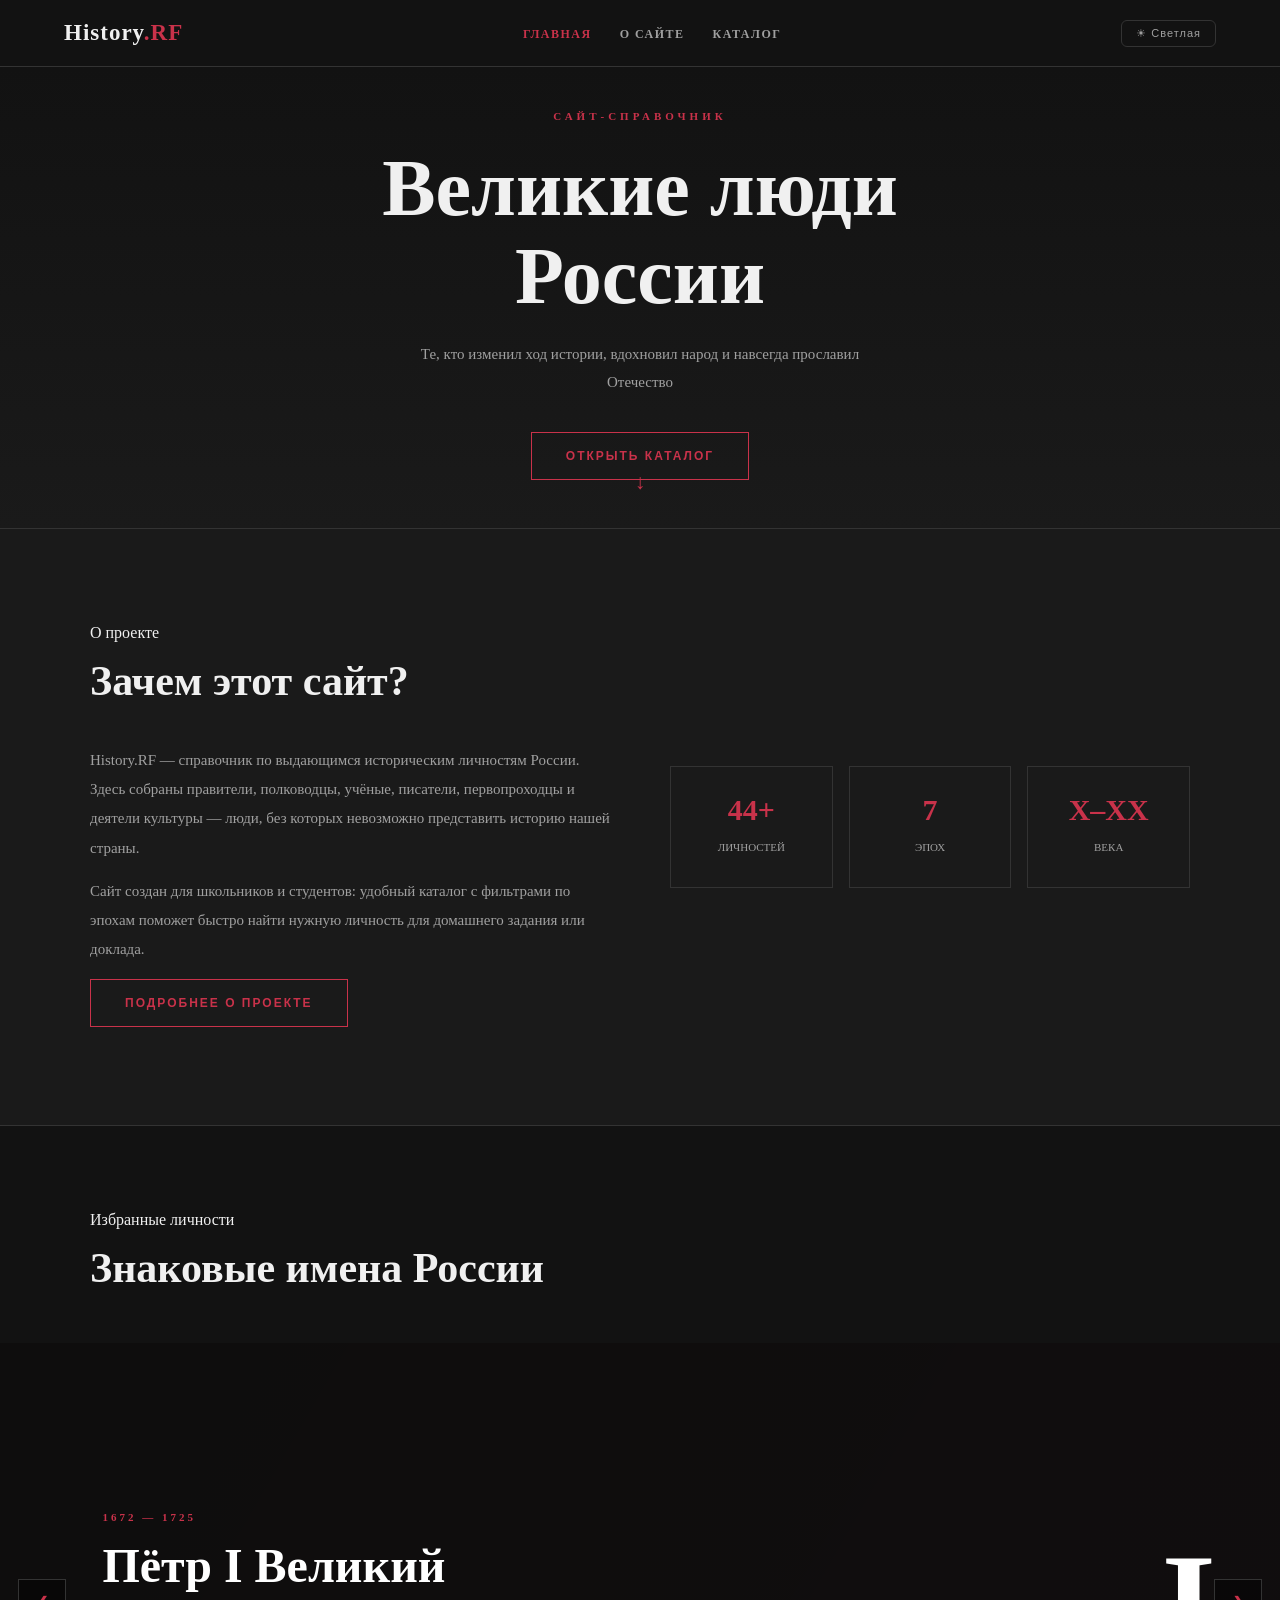
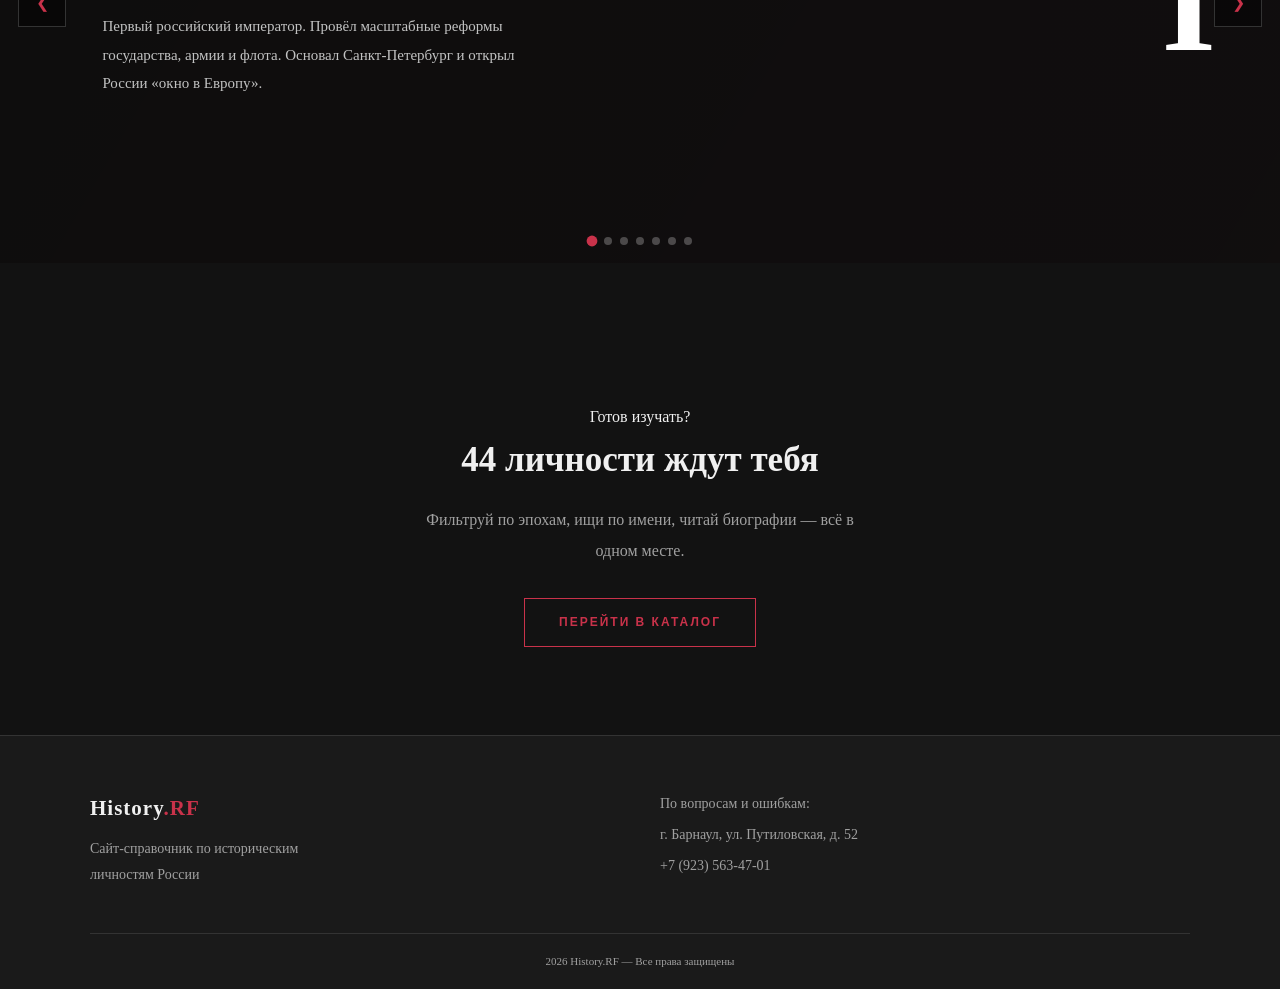
<file: index.html>
<!DOCTYPE html>
<html lang="ru" data-theme="dark">
<head>
    <script src="script.js"></script>
    <meta charset="UTF-8">
    <meta name="viewport" content="width=device-width, initial-scale=1.0">
    <title>History.RF — Главная</title>
    <link rel="stylesheet" href="prototype.css">
</head>
<body>

<!-- HEADER -->
<header>
    <div class="header-container">
        <div class="logo-area">
            <span class="company-name">History<span class="accent">.RF</span></span>
        </div>
        <nav>
            <ul>
                <li><a href="index.html" class="active-link">Главная</a></li>
                <li><a href="about.html">О сайте</a></li>
                <li><a href="catalog.html">Каталог</a></li>
            </ul>
        </nav>
        <button class="theme-btn" id="themeToggle" onclick="toggleTheme()">☀ Светлая</button>
        <button class="burger" onclick="toggleMenu()">&#9776;</button>
    </div>
    <nav class="mobile-nav" id="mobileNav">
        <ul>
            <li><a href="index.html" onclick="toggleMenu()">Главная</a></li>
            <li><a href="about.html" onclick="toggleMenu()">О сайте</a></li>
            <li><a href="catalog.html" onclick="toggleMenu()">Каталог</a></li>
        </ul>
    </nav>
</header>

<!-- HERO -->
<section class="hero">
    <div class="hero-bg"></div>
    <div class="hero-content">
        <p class="hero-sub">Сайт-справочник</p>
        <h1>Великие люди<br><span style="color:var(--primary-light)">России</span></h1>
        <p class="hero-desc">Те, кто изменил ход истории, вдохновил народ и навсегда прославил Отечество</p>
        <a href="catalog.html" class="btn-main">Открыть каталог</a>
    </div>
    <div class="hero-scroll">↓</div>
</section>

<!-- О САЙТЕ — краткая врезка -->
<section class="about fade-in" id="about">
    <div class="container">
        <div class="about-grid">
            <div class="about-text">
                <span>О проекте</span>
                <h2>Зачем этот сайт?</h2>
                <p>
                    History.RF — справочник по выдающимся историческим личностям России. 
                    Здесь собраны правители, полководцы, учёные, писатели, первопроходцы и деятели культуры — 
                    люди, без которых невозможно представить историю нашей страны.
                </p>
                <p>
                    Сайт создан для школьников и студентов: удобный каталог с фильтрами по эпохам 
                    поможет быстро найти нужную личность для домашнего задания или доклада.
                </p>
                <a href="about.html" class="btn-main" >Подробнее о проекте</a>
            </div>
            <div class="about-stats">
                <div class="stat"><span class="stat-num">44+</span><span class="stat-label">Личностей</span></div>
                <div class="stat"><span class="stat-num">7</span><span class="stat-label">Эпох</span></div>
                <div class="stat"><span class="stat-num">X–XX</span><span class="stat-label">Века</span></div>
            </div>
        </div>
    </div>
</section>

<!-- СЛАЙДЕР — топ личностей -->
<section class="gallery-section fade-in" id="gallery">
    <div class="container">
        <span class="section-label">Избранные личности</span>
        <h2>Знаковые имена России</h2>
    </div>

    <div class="slider" id="slider">

        <div class="item">
            <div class="slide-bg" style="background-color:#1a0608;"></div>
            <div class="slide-decor">I</div>
            <div class="slide-content">
                <span class="slide-era">1672 — 1725</span>
                <h3>Пётр I Великий</h3>
                <p>Первый российский император. Провёл масштабные реформы государства, армии и флота. Основал Санкт-Петербург и открыл России «окно в Европу».</p>
            </div>
        </div>

        <div class="item">
            <div class="slide-bg" style="background-color:#0d1808;"></div>
            <div class="slide-decor">II</div>
            <div class="slide-content">
                <span class="slide-era">1896 — 1974</span>
                <h3>Георгий Жуков</h3>
                <p>Маршал Советского Союза, четырежды Герой СССР. Один из ключевых полководцев Великой Отечественной войны. Принял капитуляцию Германии в 1945 году.</p>
            </div>
        </div>

        <div class="item">
            <div class="slide-bg" style="background-color:#08101a;"></div>
            <div class="slide-decor">III</div>
            <div class="slide-content">
                <span class="slide-era">1834 — 1907</span>
                <h3>Дмитрий Менделеев</h3>
                <p>Создал периодическую таблицу химических элементов — одно из величайших открытий в истории науки, лежащее в основе всей современной химии.</p>
            </div>
        </div>

        <div class="item">
            <div class="slide-bg" style="background-image:'жуков.jpeg' ;"></div>
            <div class="slide-decor">IV</div>
            <div class="slide-content">
                <span class="slide-era">1799 — 1837</span>
                <h3>Александр Пушкин</h3>
                <p>Основоположник современного русского литературного языка. «Евгений Онегин», «Капитанская дочка» — вечная классика мировой литературы.</p>
            </div>
        </div>

        <div class="item">
            <div class="slide-bg" style="background-color:#08080f;"></div>
            <div class="slide-decor">V</div>
            <div class="slide-content">
                <span class="slide-era">1934 — 1968</span>
                <h3>Юрий Гагарин</h3>
                <p>Первый человек в космосе. 12 апреля 1961 года совершил орбитальный полёт вокруг Земли, открыв человечеству эпоху пилотируемой космонавтики.</p>
            </div>
        </div>

        <div class="item">
            <div class="slide-bg" style="background-color:#120808;"></div>
            <div class="slide-decor">VI</div>
            <div class="slide-content">
                <span class="slide-era">1711 — 1765</span>
                <h3>Михаил Ломоносов</h3>
                <p>Первый великий русский учёный. Открытия в физике, химии, астрономии. Основал Московский университет и заложил основы русского литературного языка.</p>
            </div>
        </div>

        <div class="item">
            <div class="slide-bg" style="background-color:#0a1208;"></div>
            <div class="slide-decor">VII</div>
            <div class="slide-content">
                <span class="slide-era">1828 — 1910</span>
                <h3>Лев Толстой</h3>
                <p>Автор «Войны и мира» и «Анны Карениной». Один из величайших писателей в истории человечества, чьи произведения переведены на сотни языков.</p>
            </div>
        </div>

        <a class="prev" onclick="changeSlide(-1)">&#10094;</a>
        <a class="next" onclick="changeSlide(1)">&#10095;</a>
        <div class="slider-dots" id="sliderDots"></div>
    </div>
</section>

<!-- ПРИЗЫВ К ДЕЙСТВИЮ -->
<section style="padding:80px 0; text-align:center;" class="fade-in">
    <div class="container">
        <span class="section-label">Готов изучать?</span>
        <h2 style="font-family:'Playfair Display',serif; font-size:clamp(20px,4vw,35px); margin-bottom:16px;">44 личности ждут тебя</h2>
        <p style="color:var(--text-muted); max-width:440px; margin:0 auto 32px; font: size 15px; line-height:1.9;">
            Фильтруй по эпохам, ищи по имени, читай биографии — всё в одном месте.
        </p>
        <a href="catalog.html" class="btn-main">Перейти в каталог</a>
    </div>
</section>

<!-- FOOTER -->
<footer>
    <div class="footer-container">
        <div class="footer-brand">
            <span class="company-name">History<span class="accent">.RF</span></span>
            <p>Сайт-справочник по историческим<br>личностям России</p>
        </div>
        <div class="footer-info">
            <p>По вопросам и ошибкам:</p>
            <p> г. Барнаул, ул. Путиловская, д. 52</p>
            <p> +7 (923) 563-47-01</p>
        </div>
    </div>
    <div class="footer-copy"><p> 2026 History.RF — Все права защищены</p></div>
</footer>
</body>
</html>
</file>
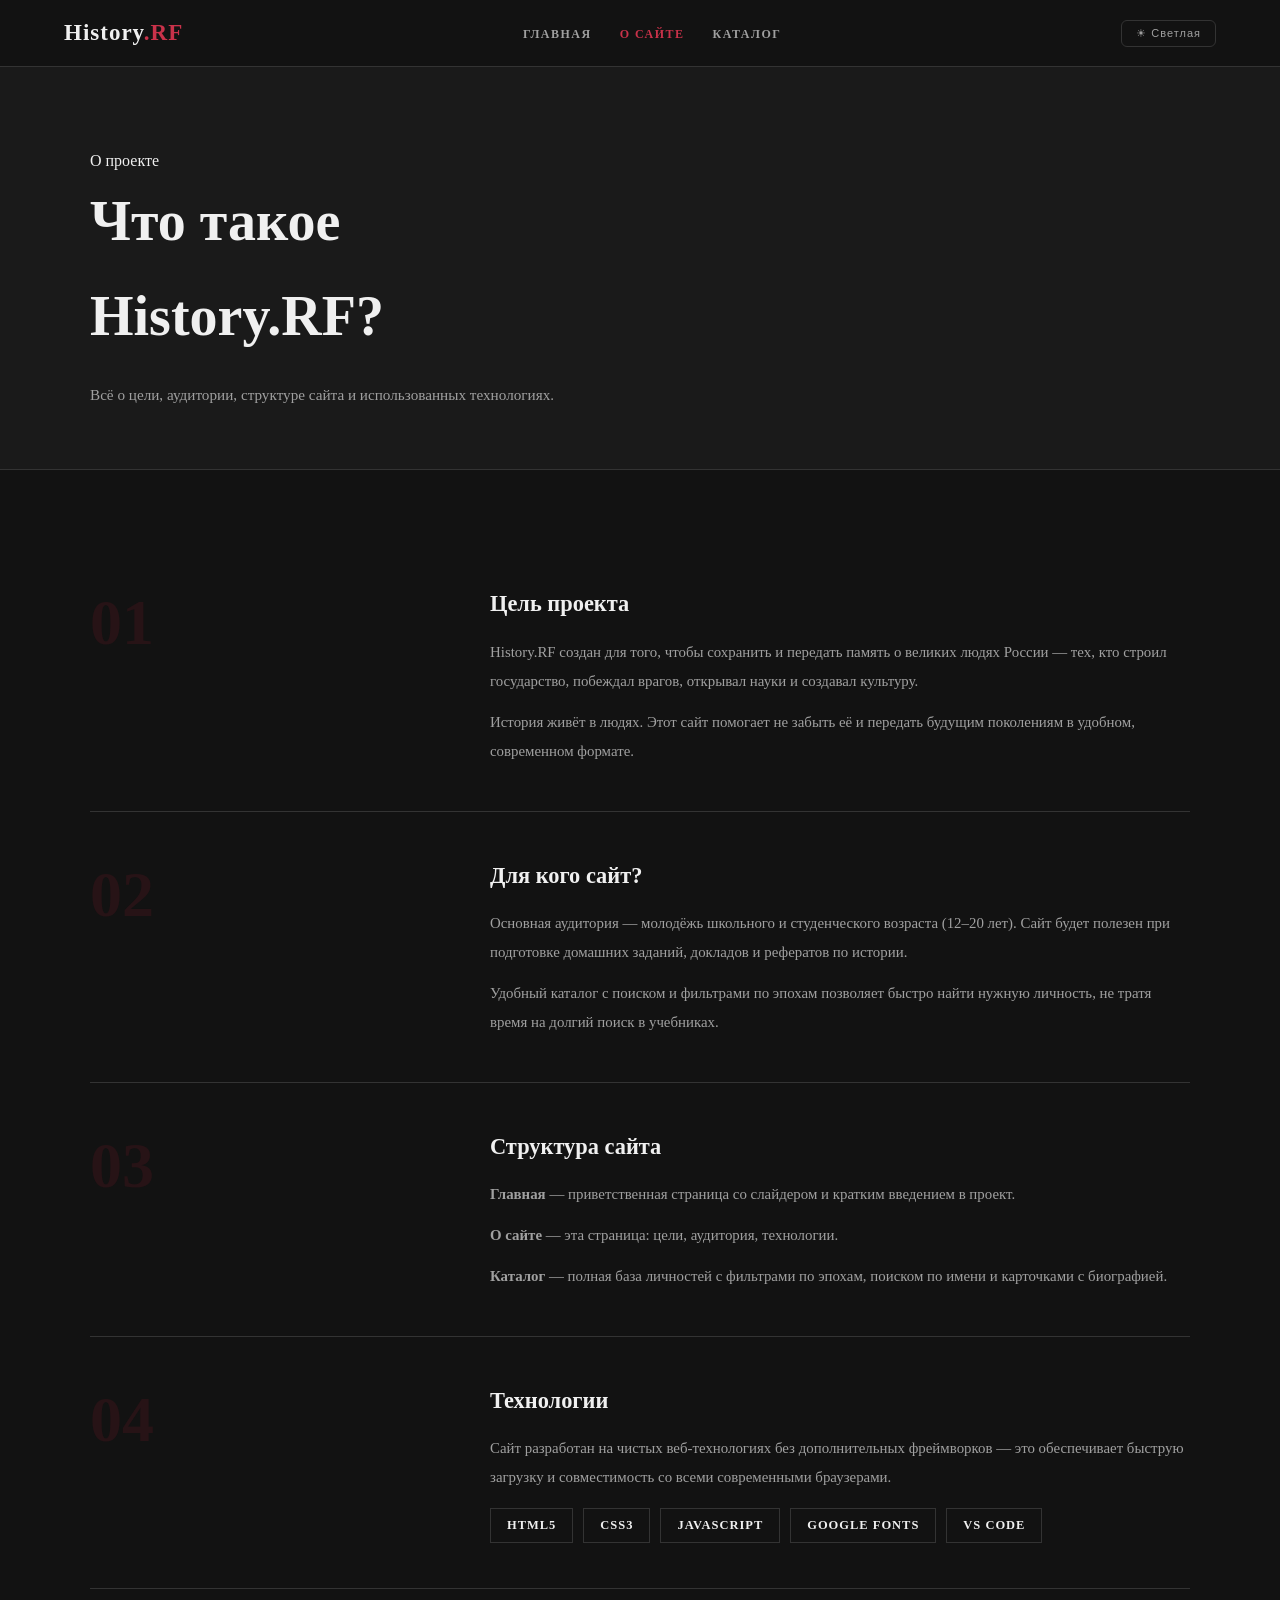
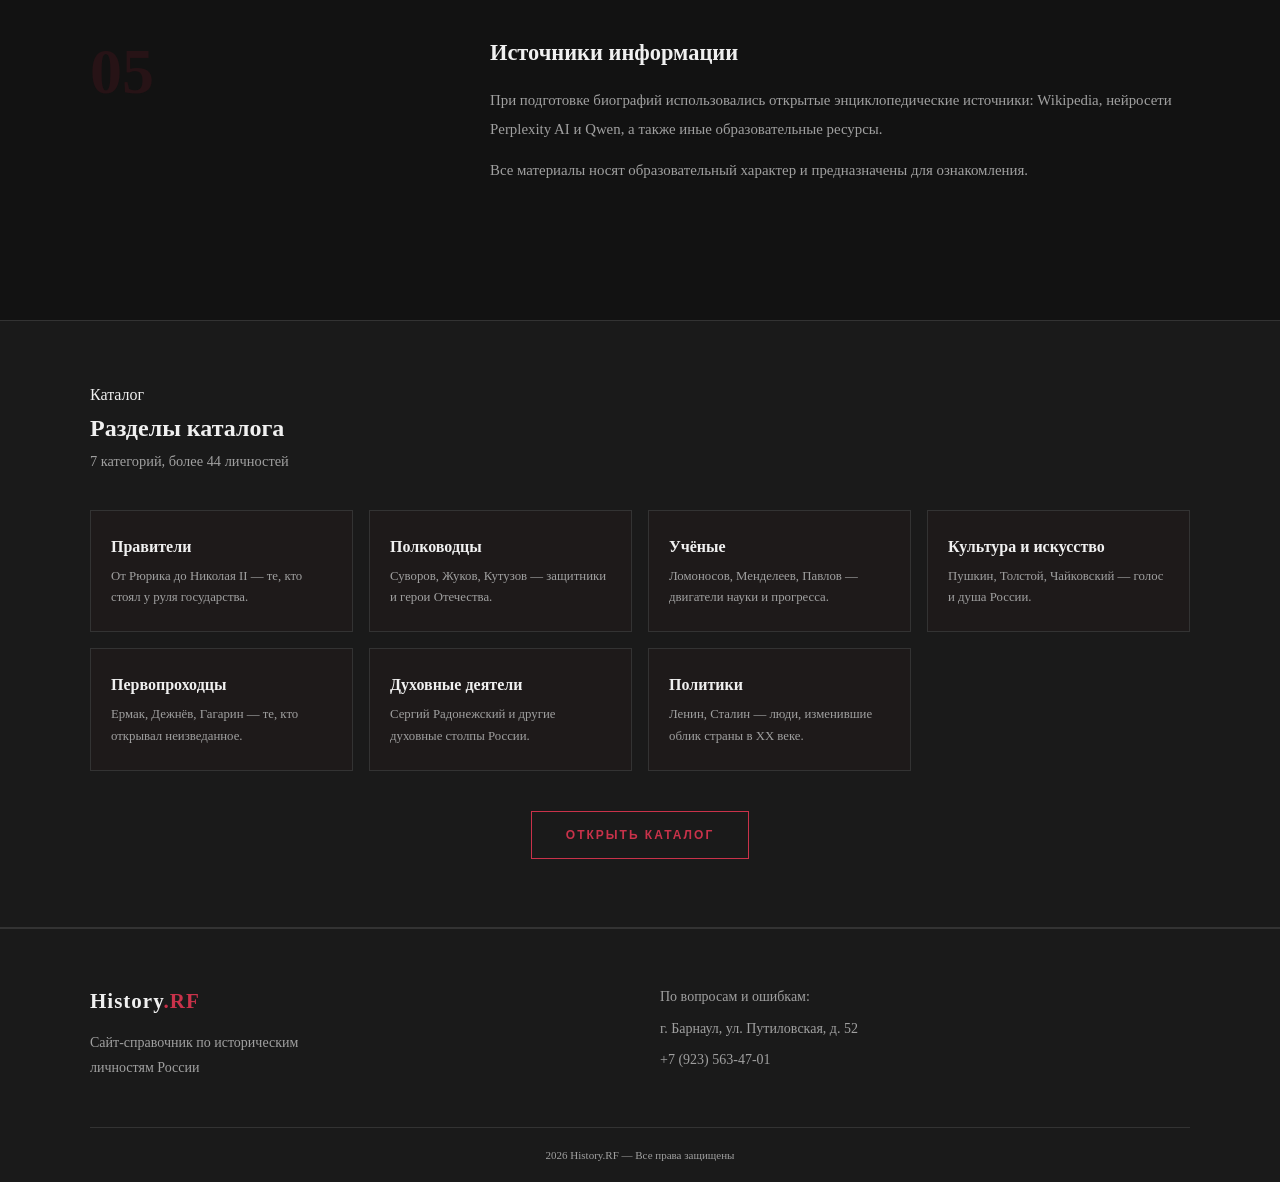
<file: about.html>
<!DOCTYPE html>
<html lang="ru" data-theme="dark">
<head>
    <script src="script.js"></script>
    <meta charset="UTF-8">
    <meta name="viewport" content="width=device-width, initial-scale=1.0">
    <title>History.RF — О сайте</title>
    <link rel="stylesheet" href="prototype.css">
    <link rel="stylesheet" href="about.css">
</head>
<body>

<!-- HEADER -->
<header>
    <div class="header-container">
        <div class="logo-area">
            <span class="company-name">History<span class="accent">.RF</span></span>
        </div>
        <nav>
            <ul>
                <li><a href="index.html">Главная</a></li>
                <li><a href="about.html" class="active-link">О сайте</a></li>
                <li><a href="catalog.html">Каталог</a></li>
            </ul>
        </nav>
        <button class="theme-btn" id="themeToggle" onclick="toggleTheme()">☀ Светлая</button>
        <button class="burger" onclick="toggleMenu()">&#9776;</button>
    </div>
    <nav class="mobile-nav" id="mobileNav">
        <ul>
            <li><a href="index.html" onclick="toggleMenu()">Главная</a></li>
            <li><a href="about.html" onclick="toggleMenu()">О сайте</a></li>
            <li><a href="catalog.html" onclick="toggleMenu()">Каталог</a></li>
        </ul>
    </nav>
</header>

<!-- hero -->
<section class="about-page-hero">
    <div class="container">
        <span class="section-label">О проекте</span>
        <h1>Что такое<br><span style="color:var(--primary-light)">History.RF</span>?</h1>
        <p>Всё о цели, аудитории, структуре сайта и использованных технологиях.</p>
    </div>
</section>

<!-- БЛОКИ -->
<section class="about-blocks">
    <div class="container">

        <div class="about-block fade-in">
            <div class="about-block-num">01</div>
            <div>
                <h3>Цель проекта</h3>
                <p>
                    History.RF создан для того, чтобы сохранить и передать память о великих людях России — 
                    тех, кто строил государство, побеждал врагов, открывал науки и создавал культуру.
                </p>
                <p>
                    История живёт в людях. Этот сайт помогает не забыть её и передать будущим поколениям 
                    в удобном, современном формате.
                </p>
            </div>
        </div>

        <div class="about-block fade-in">
            <div class="about-block-num">02</div>
            <div>
                <h3>Для кого сайт?</h3>
                <p>
                    Основная аудитория — молодёжь школьного и студенческого возраста (12–20 лет). 
                    Сайт будет полезен при подготовке домашних заданий, докладов и рефератов по истории.
                </p>
                <p>
                    Удобный каталог с поиском и фильтрами по эпохам позволяет быстро найти нужную личность, 
                    не тратя время на долгий поиск в учебниках.
                </p>
            </div>
        </div>

        <div class="about-block fade-in">
            <div class="about-block-num">03</div>
            <div>
                <h3>Структура сайта</h3>
                <p><strong>Главная</strong> — приветственная страница со слайдером и кратким введением в проект.</p>
                <p><strong>О сайте</strong> — эта страница: цели, аудитория, технологии.</p>
                <p><strong>Каталог</strong> — полная база личностей с фильтрами по эпохам, поиском по имени и карточками с биографией.</p>
            </div>
        </div>

        <div class="about-block fade-in">
            <div class="about-block-num">04</div>
            <div>
                <h3>Технологии</h3>
                <p>
                    Сайт разработан на чистых веб-технологиях без дополнительных фреймворков — 
                    это обеспечивает быструю загрузку и совместимость со всеми современными браузерами.
                </p>
                <ul class="tech-list">
                    <li>HTML5</li>
                    <li>CSS3</li>
                    <li>JavaScript</li>
                    <li>Google Fonts</li>
                    <li>VS Code</li>
                </ul>
            </div>
        </div>

        <div class="about-block fade-in">
            <div class="about-block-num">05</div>
            <div>
                <h3>Источники информации</h3>
                <p>
                    При подготовке биографий использовались открытые энциклопедические источники: 
                    Wikipedia, нейросети Perplexity AI и Qwen, а также иные образовательные ресурсы.
                </p>
                <p>
                    Все материалы носят образовательный характер и предназначены для ознакомления.
                </p>
            </div>
        </div>

    </div>
</section>

<!-- ЭПОХИ -->
<section class="era-overview fade-in">
    <div class="container">
        <span class="section-label">Каталог</span>
        <h2 >Разделы каталога</h2>
        <p style="color:var(--text-muted); font-size:0.9rem;">7 категорий, более 44 личностей</p>
        <div class="era-grid">
            <div class="era-item">
                <h4>Правители</h4>
                <p>От Рюрика до Николая II — те, кто стоял у руля государства.</p>
            </div>
            <div class="era-item">
                <h4>Полководцы</h4>
                <p>Суворов, Жуков, Кутузов — защитники и герои Отечества.</p>
            </div>
            <div class="era-item">
                <h4>Учёные</h4>
                <p>Ломоносов, Менделеев, Павлов — двигатели науки и прогресса.</p>
            </div>
            <div class="era-item">
                <h4>Культура и искусство</h4>
                <p>Пушкин, Толстой, Чайковский — голос и душа России.</p>
            </div>
            <div class="era-item">
                <h4>Первопроходцы</h4>
                <p>Ермак, Дежнёв, Гагарин — те, кто открывал неизведанное.</p>
            </div>
            <div class="era-item">
                <h4>Духовные деятели</h4>
                <p>Сергий Радонежский и другие духовные столпы России.</p>
            </div>
            <div class="era-item">
                <h4>Политики</h4>
                <p>Ленин, Сталин — люди, изменившие облик страны в XX веке.</p>
            </div>
        </div>
        <div style="margin-top:40px; text-align:center;">
            <a href="catalog.html" class="btn-main">Открыть каталог</a>
        </div>
    </div>
</section>

<!-- FOOTER -->
<footer>
    <div class="footer-container">
        <div class="footer-brand">
            <span class="company-name">History<span class="accent">.RF</span></span>
            <p>Сайт-справочник по историческим<br>личностям России</p>
        </div>
        <div class="footer-info">
            <p>По вопросам и ошибкам:</p>
            <p> г. Барнаул, ул. Путиловская, д. 52</p>
            <p> +7 (923) 563-47-01</p>
        </div>
    </div>
    <div class="footer-copy"><p> 2026 History.RF — Все права защищены</p></div>
</footer>
</body>
</html>
</file>
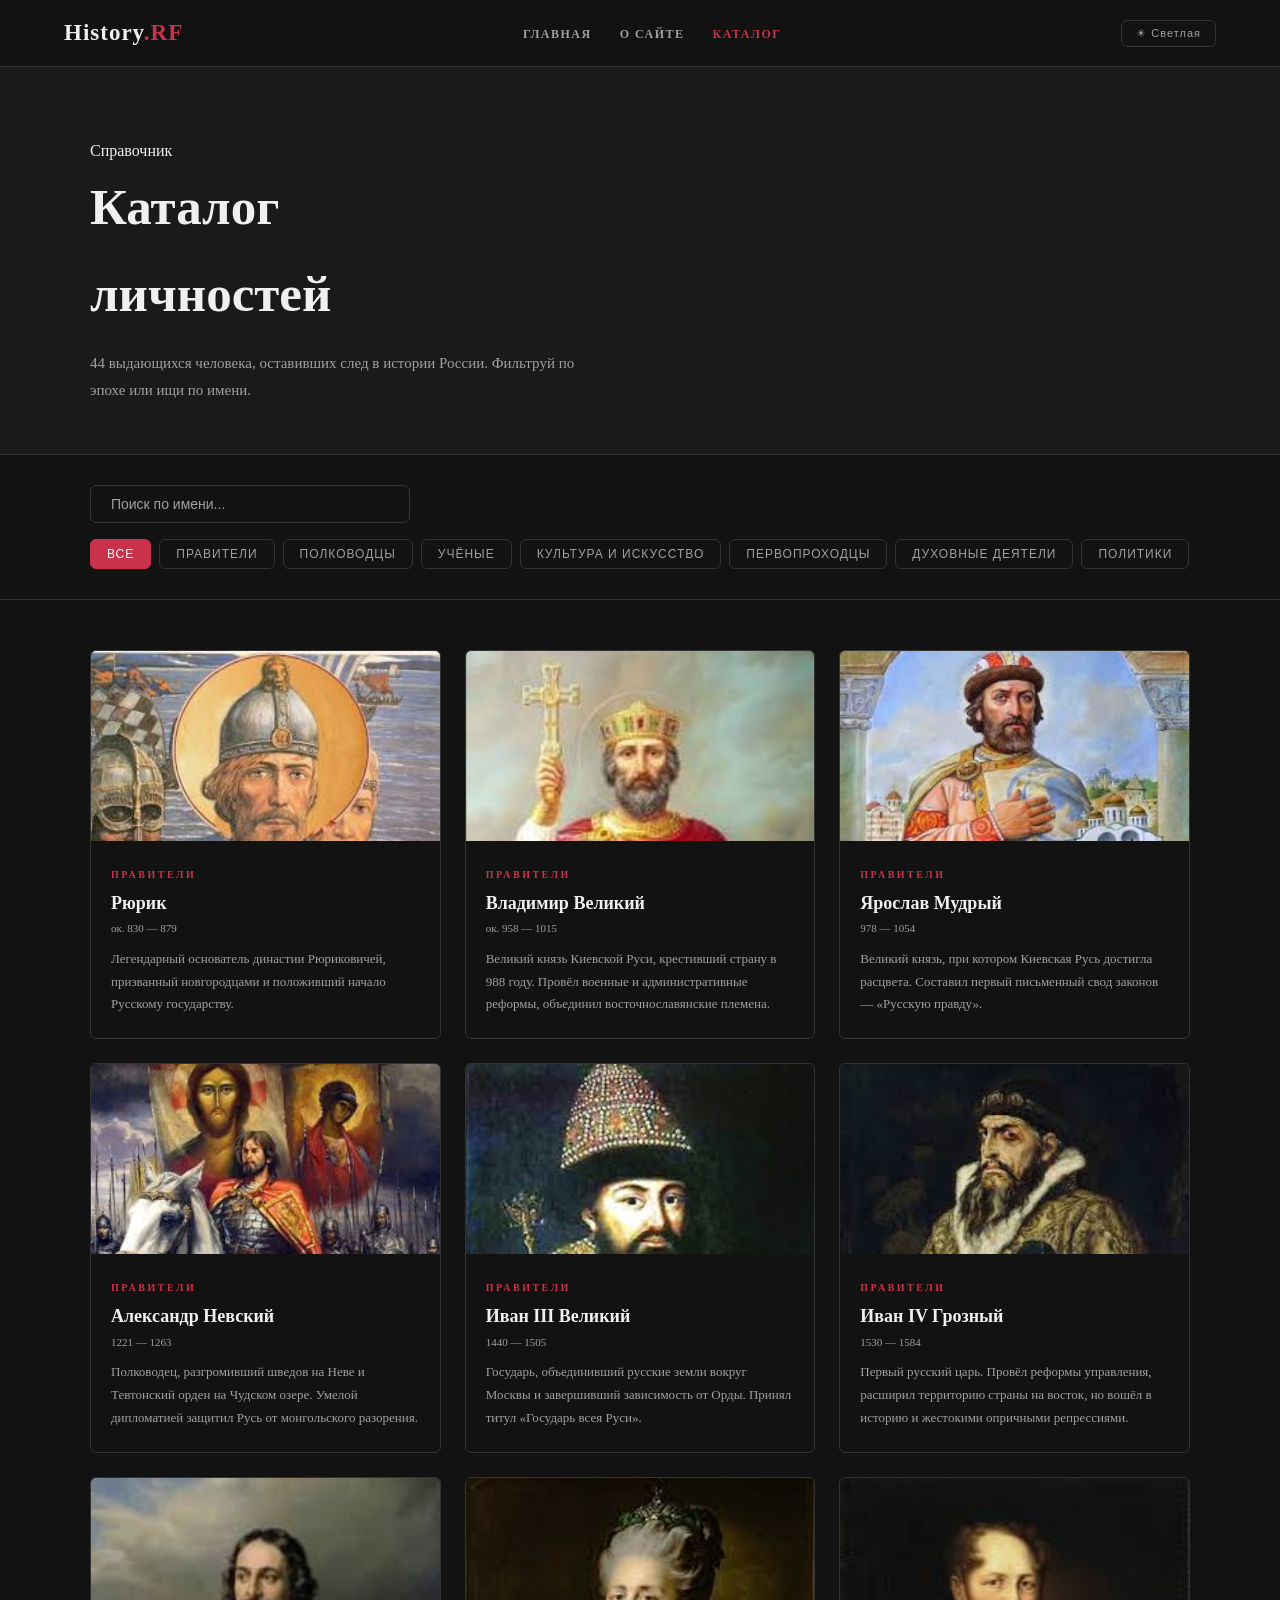
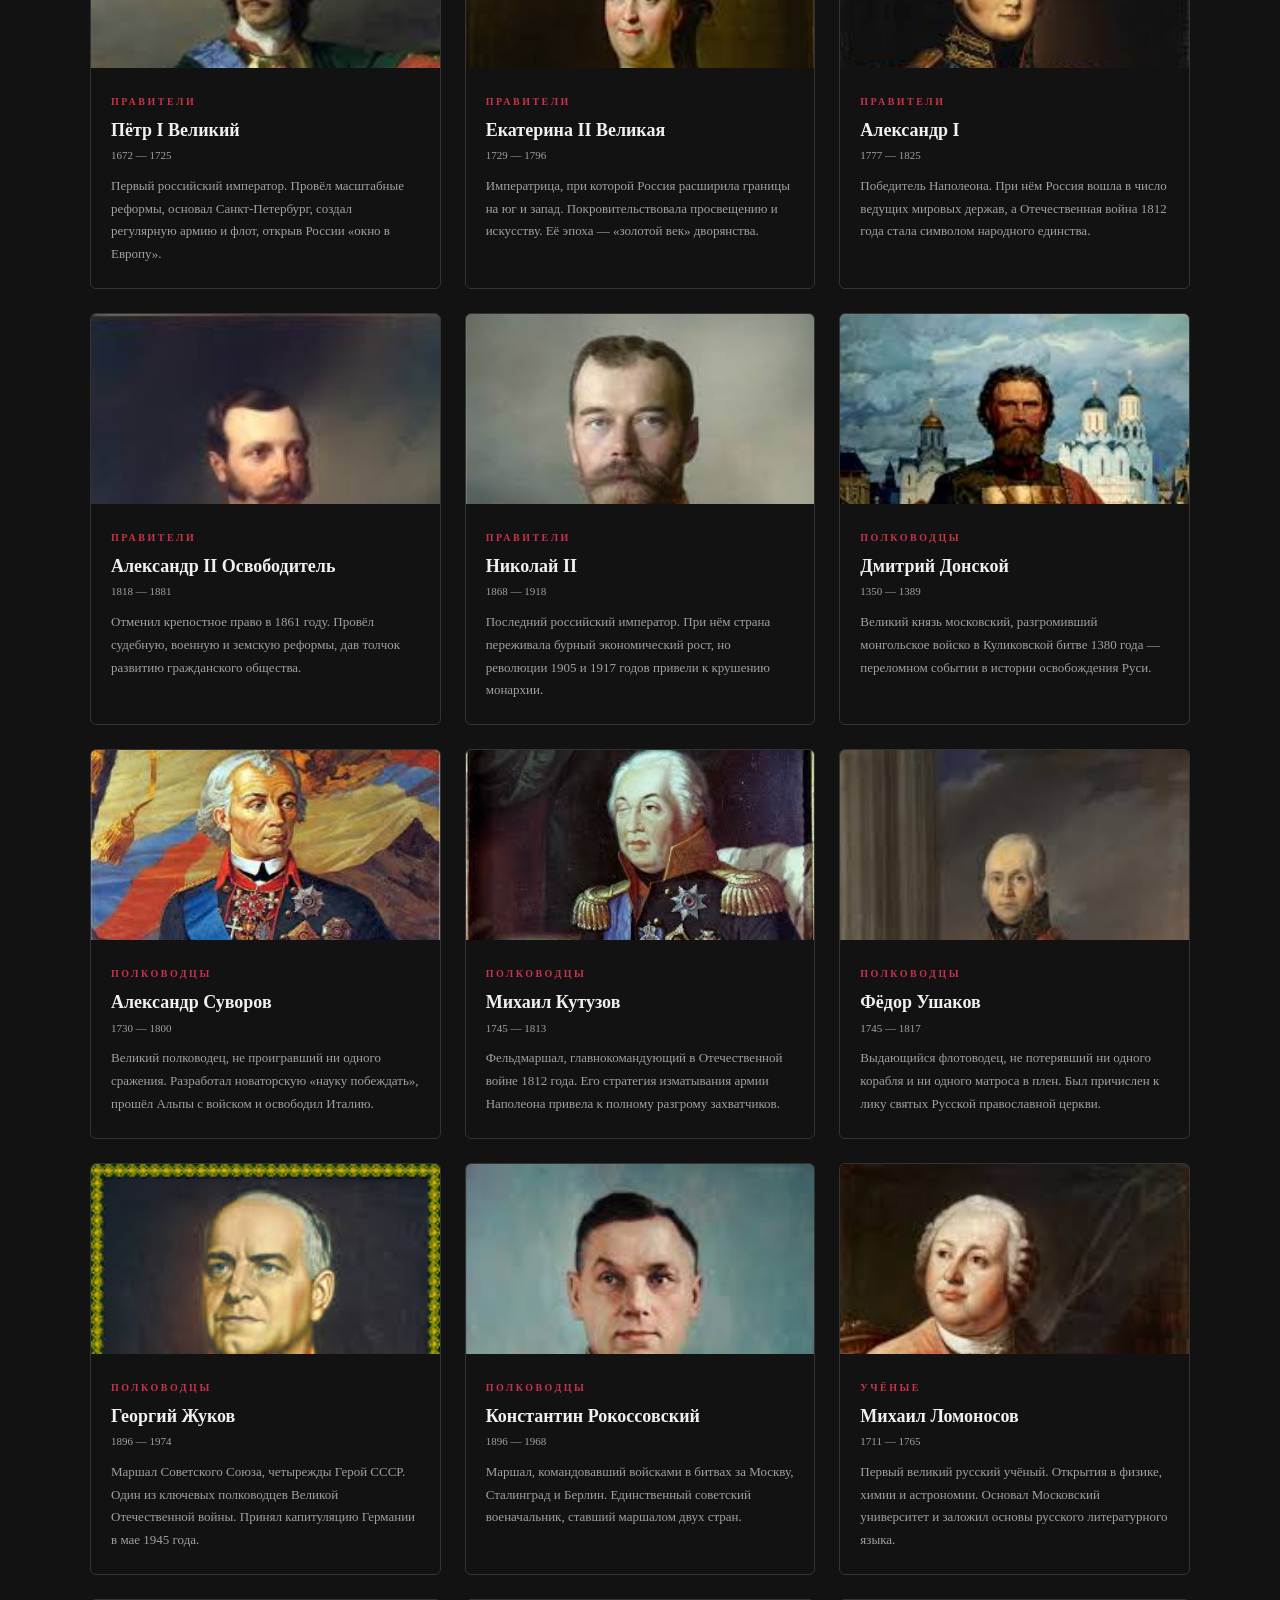
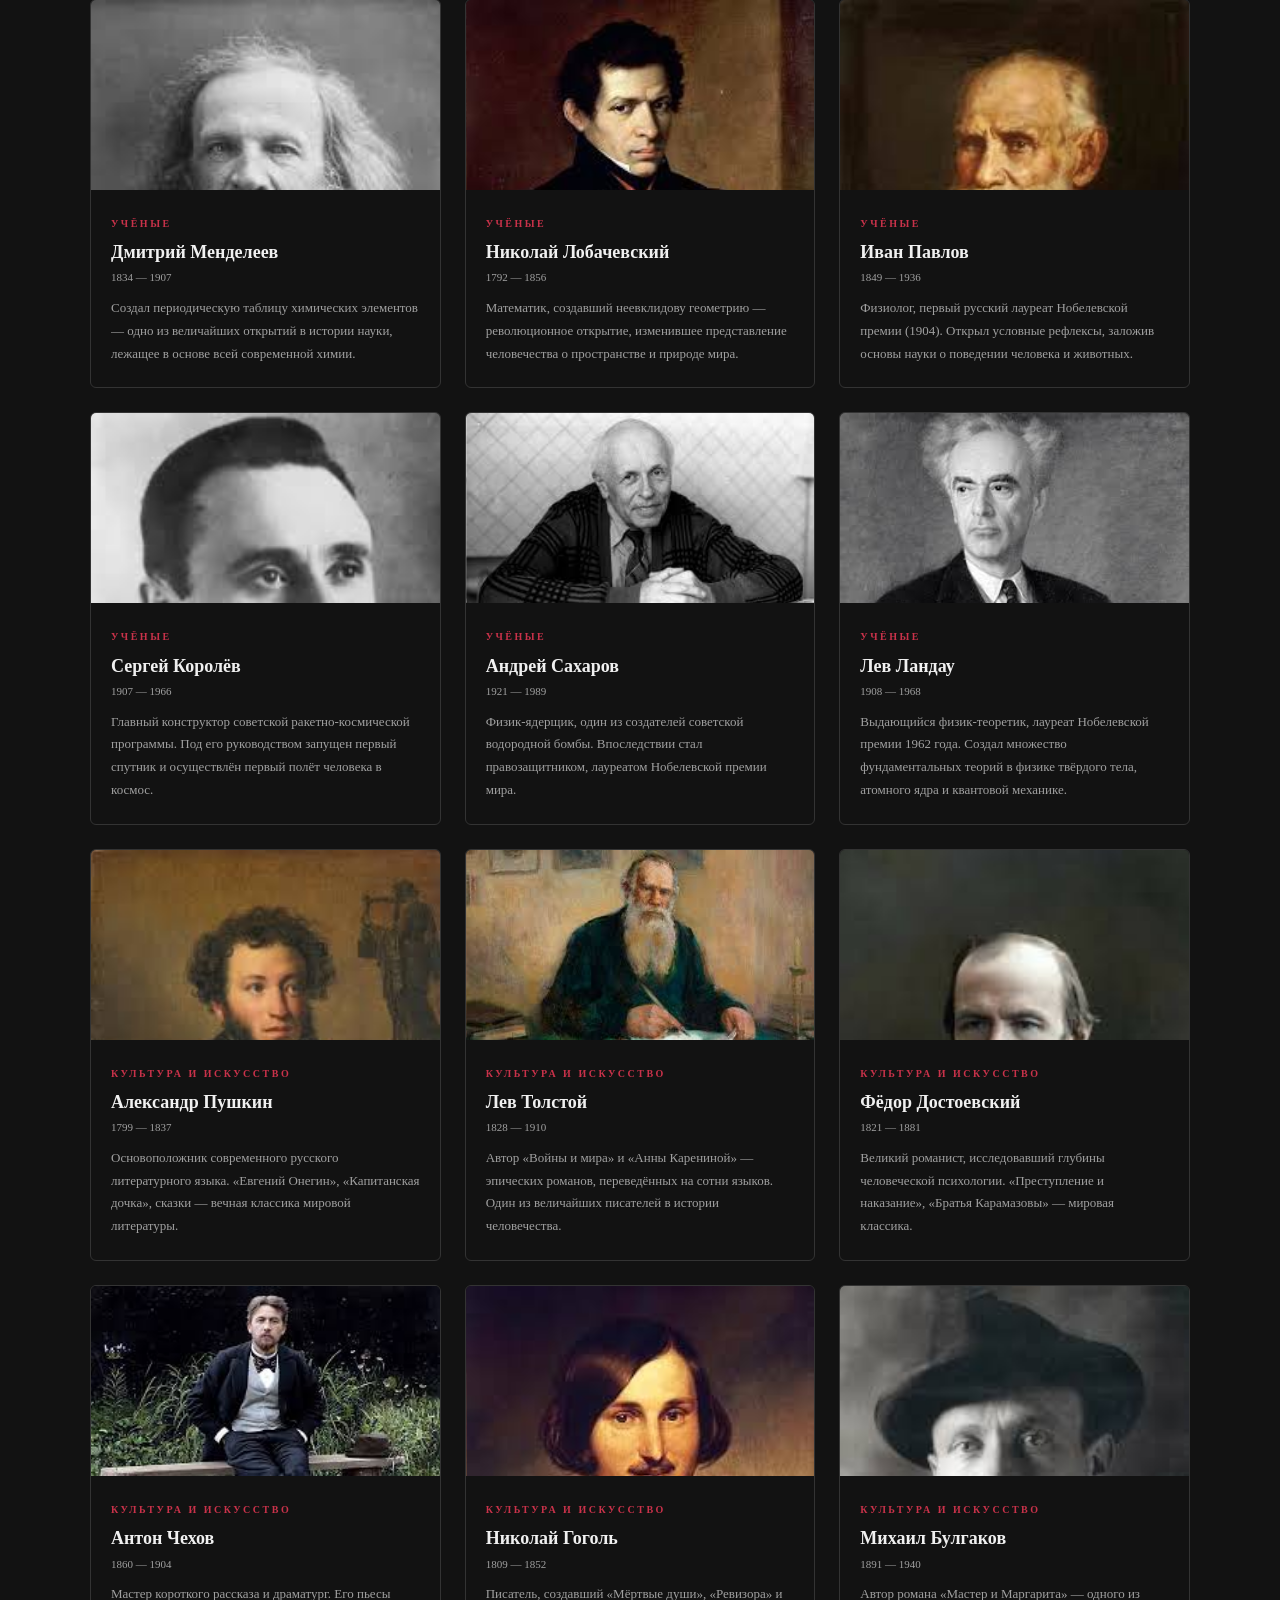
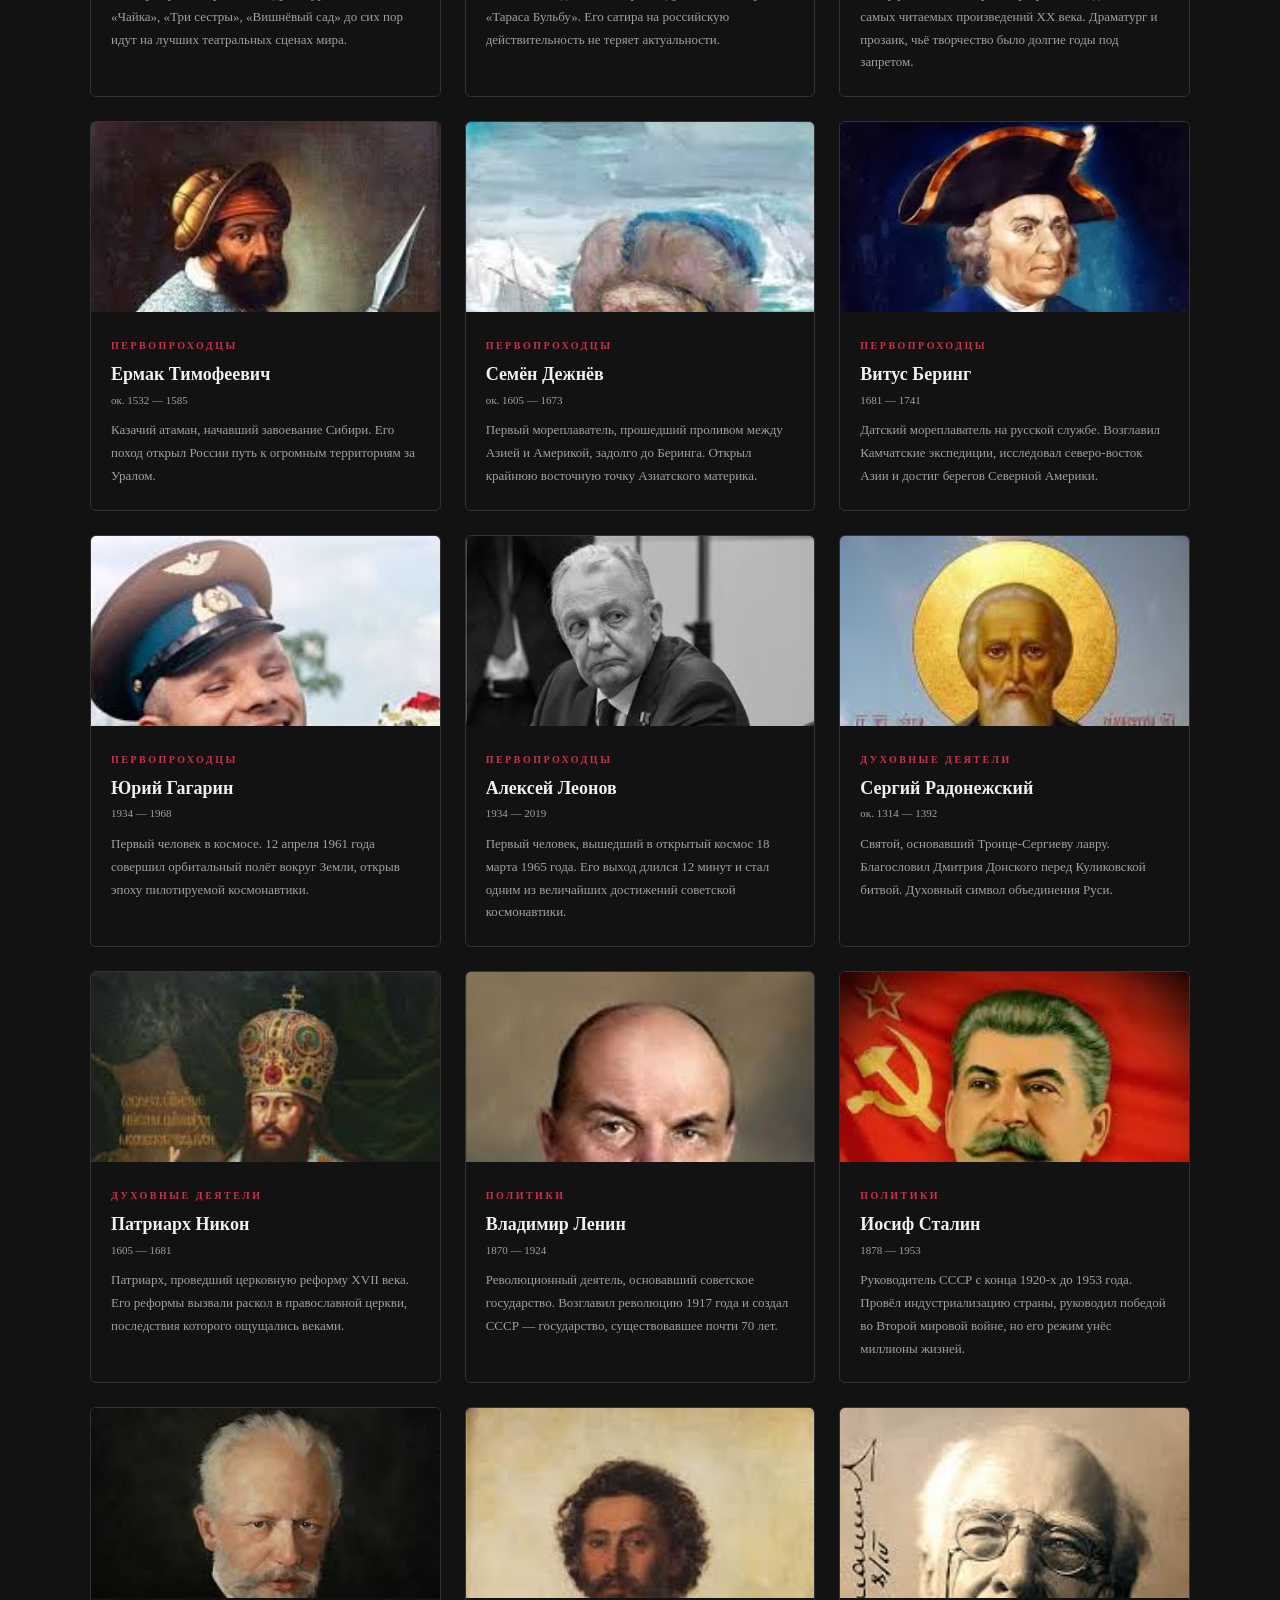
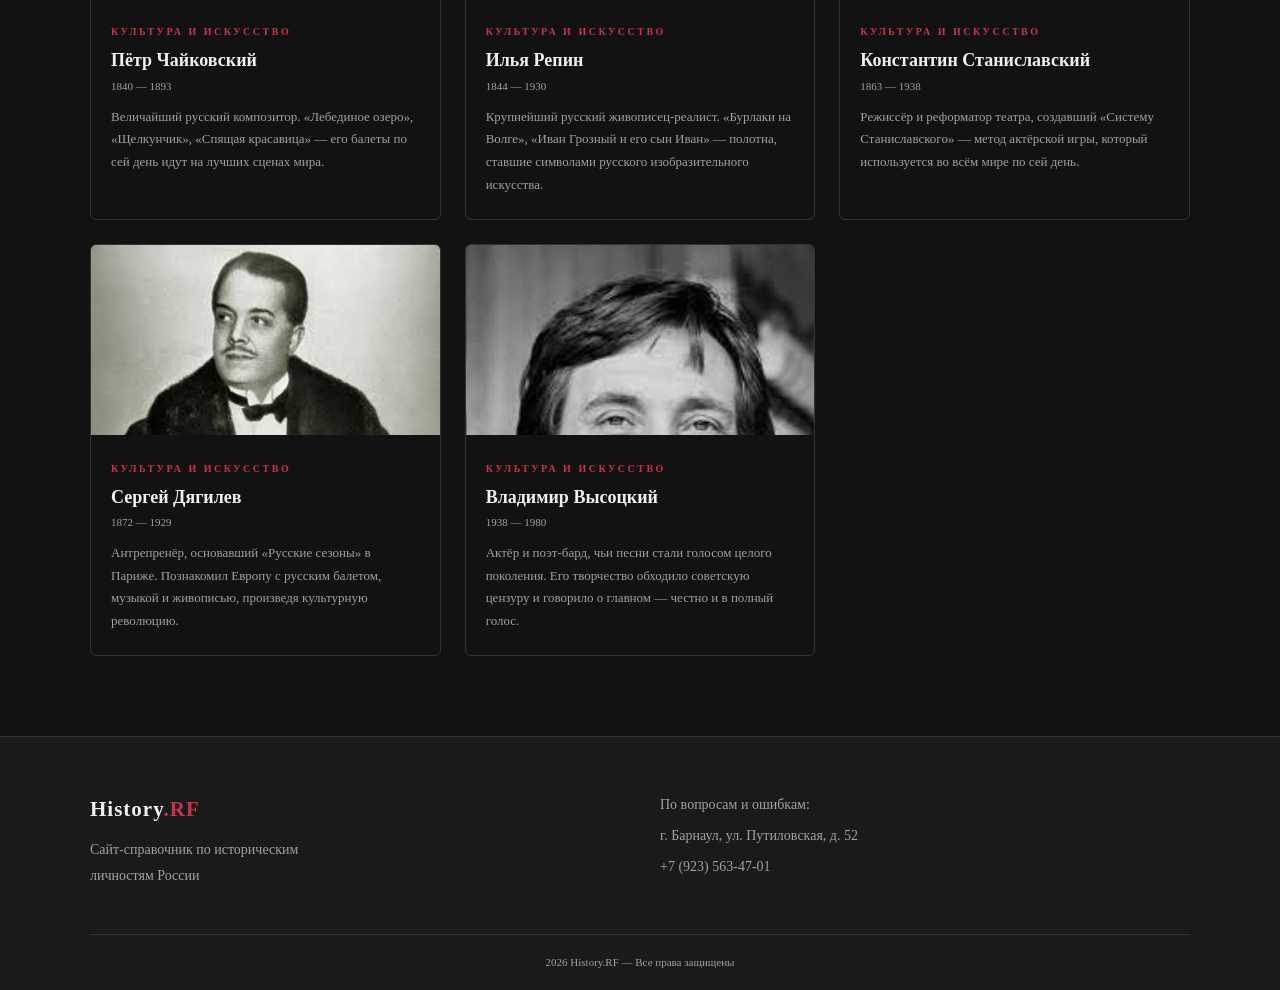
<file: catalog.html>
<!DOCTYPE html>
<html lang="ru" data-theme="dark">
<head>
    <script src="script.js"></script>
    <meta charset="UTF-8">
    <meta name="viewport" content="width=device-width, initial-scale=1.0">
    <title>History.RF — Каталог</title>
    <link rel="stylesheet" href="prototype.css">
</head>
<body>

<!-- header -->
<header>
    <div class="header-container">
        <div class="logo-area">
            <span class="company-name">History<span class="accent">.RF</span></span>
        </div>
        <nav>
            <ul>
                <li><a href="index.html">Главная</a></li>
                <li><a href="about.html">О сайте</a></li>
                <li><a href="catalog.html" class="active-link">Каталог</a></li>
            </ul>
        </nav>
        <button class="theme-btn" id="themeToggle" onclick="toggleTheme()">☀ Светлая</button>
        <button class="burger" onclick="toggleMenu()">&#9776;</button>
    </div>
    <nav class="mobile-nav" id="mobileNav">
        <ul>
            <li><a href="index.html" onclick="toggleMenu()">Главная</a></li>
            <li><a href="about.html" onclick="toggleMenu()">О сайте</a></li>
            <li><a href="catalog.html" onclick="toggleMenu()">Каталог</a></li>
        </ul>
    </nav>
</header>

<!-- HERO КАТАЛОГА -->
<section class="catalog-hero">
    <div class="container">
        <span class="section-label">Справочник</span>
        <h1>Каталог<br><span style="color:var(--primary-light)">личностей</span></h1>
        <p>44 выдающихся человека, оставивших след в истории России. Фильтруй по эпохе или ищи по имени.</p>
    </div>
</section>

<!-- ФИЛЬТРЫ -->
<div class="catalog-controls">
    <div class="container">
        <input type="text" id="searchInput" placeholder=" Поиск по имени...">
        <div class="era-filters" id="eraFilters"></div>
    </div>
</div>

<!-- СЕТКА КАРТОЧЕК -->
<section class="catalog-main">
    <div class="container">
        <div class="catalog-grid" id="catalogGrid">
        </div>
    </div>
</section>

<!-- МОДАЛЬНОЕ ОКНО -->
<div class="modal-overlay" id="personModal">
    <div class="modal-box">
        <button class="modal-close" onclick="closeModal()">X</button>
        <div class="modal-photo" id="modalPhoto">
            <span class="card-initials" id="modalInitial"></span>
        </div>
        <div class="modal-body">
            <span class="card-era"  id="modalEra"></span>
            <h3 class="card-name"  id="modalName"></h3>
            <span class="card-years" id="modalYears"></span>
            <p class="card-desc"   id="modalDesc"></p>
        </div>
    </div>
</div>

<!-- FOOTER -->
<footer>
    <div class="footer-container">
        <div class="footer-brand">
            <span class="company-name">History<span class="accent">.RF</span></span>
            <p>Сайт-справочник по историческим<br>личностям России</p>
        </div>
        <div class="footer-info">
            <p>По вопросам и ошибкам:</p>
            <p> г. Барнаул, ул. Путиловская, д. 52</p>
            <p> +7 (923) 563-47-01</p>
        </div>
    </div>
    <div class="footer-copy"><p> 2026 History.RF — Все права защищены</p></div>
</footer>
</body>
</html>
</file>
<file: prototype.css>
/*  общие  */
:root {
  --bg:          #121212;
  --bg2:         #1a1a1a;
  --border:      #333333;
  --primary:     #c9324a;
  --primary-hover:#a8263c;
  --text:        #f0f0f0;
  --text-muted:  #a0a0a0;
  
  /* Фиксированные размеры */
  --header-h:    67px;
  --radius:      6px;
}

[data-theme="light"] {
  --bg:          #f8f9fa;
  --bg2:         #ffffff;
  --surface:     #ffffff;
  --border:      #e2e2e2;
  --primary:     #c9324a;
  --primary-hover:#a8263c;
  --text:        #1a1a1a;
  --text-muted:  #666666;
}

/*  база  */
*, *::before, *::after { 
  margin:0;
   padding:0;
    box-sizing:border-box; }
html { 
  scroll-behavior: smooth;
   height: 100%; }
body { 
  background-color: var(--bg);
  color: var(--text);
  line-height: 1.7;
  min-height: 100%;
  transition: background-color 0.3s, color 0.3s;
}
.container { 
  width: 90%;
   max-width: 1100px;
    margin: 0 auto; }
a { 
  color: inherit;
   text-decoration: none; }
img { 
  max-width: 100%;
   display: block; }

/* шапочка */
header {
  position: sticky;
   top: 0;
   z-index: 1000;
  background-color:
   var(--bg);
  border-bottom: 1px solid var(--border);
  height: var(--header-h);
  transition: background-color 0.3s, border-color 0.3s;
}
.header-container {
  width: 90%;
   max-width: 1200px;
  margin: 0 auto;
   height: 100%;
  display: flex;
   align-items: center; 
   justify-content: space-between;
  gap: 16px;
}

.company-name {
  font-family: 'Playfair Display', serif;
  font-size: 23px;
  font-weight: 700;
  letter-spacing: 1px;
}
.company-name .accent { color: var(--primary); }

nav ul { 
  list-style: none;
   display: flex;
    gap: 28px; }
nav ul li a {
  color: var(--text-muted);
  font-size: 12px; 
  font-weight: 600;
  letter-spacing: 1.5px; text-transform: uppercase;
  transition: color 0.25s;
  position: relative; padding-bottom: 3px;
}
nav ul li a::after {
   position:absolute;
    bottom:0;
     left:0;
  width:0;
   height:2px;
    background:var(--primary);
  transition: width 0.3s ease;
}
nav ul li a:hover, nav ul li a.active-link { 
  color: var(--primary); }
nav ul li a:hover::after, nav ul li a.active-link::after { 
  width: 100%; }

.theme-btn {
  background: none; border: 1px solid var(--border);
  color: var(--text-muted);
  padding: 6px 14px; font-size: 11px; 
  letter-spacing: 1px;
  cursor: pointer; border-radius: var(--radius);
  transition: all 0.25s; white-space: nowrap;
  font-family: 'Raleway', sans-serif;
}
.theme-btn:hover { 
  background: var(--primary);
   color: #fff;
    border-color: var(--primary); }

.burger {
  display: none;
   background: none;
  border: 1px solid var(--border);
  color: var(--primary);
  font-size: 18px;
  width: 38px; height: 38px;
  cursor: pointer;
   border-radius: var(--radius);
  align-items: center; 
  justify-content: center;
}
.mobile-nav {
  display: none;
   background: var(--bg2);
  border-top: 1px solid var(--border);
}
.mobile-nav ul { list-style: none; }
.mobile-nav ul li a {
  display: block;
   padding: 13px 5%;
  color: var(--text);
   font-size: 14px;
  letter-spacing: 1px;
   text-transform: uppercase;
  border-bottom: 1px solid var(--border);
  transition: color 0.2s;
}
.mobile-nav ul li a:hover { color: var(--primary); }
.mobile-nav.open { display: block; }



/* анимка */
.fade-in {
  opacity: 0;
   transform: translateY(22px);
  transition: opacity 0.7s ease, transform 0.7s ease;
}
.fade-in.visible { opacity: 1; transform: translateY(0); }

/*  темный темный подвальчик  */
footer {
  background-color: var(--bg2);
  border-top: 1px solid var(--border);
  padding: 55px 0 0;
  transition: background-color 0.3s, border-color 0.3s;
}
.footer-container {
  width: 90%;
   max-width: 1100px;
    margin: 0 auto;
  display: grid;
   grid-template-columns: 1fr 1fr;
  gap: 40px;
   padding-bottom: 40px;
  border-bottom: 1px solid var(--border);
}
.footer-brand .company-name { 
  font-size: 21px; 
   display: block;
    margin-bottom: 10px; }
.footer-brand p, .footer-info p { 
  color: var(--text-muted);
  font-size: 14px;
  margin-bottom: 6px;
  line-height: 1.8; }
.footer-copy { 
  text-align: center; 
  padding: 18px; 
  color: var(--text-muted);
   font-size: 11px;
     }

/*  тык тык   */
.btn-main {
  display: inline-block;
   padding: 13px 34px;
  border: 1px solid var(--primary);
  color: var(--primary);
  font-size: 12px; 
  letter-spacing: 2px;
  text-transform: uppercase;
   font-weight: 600;
  transition: all 0.3s;
   position: relative;
    overflow: hidden;
  cursor: pointer; 
  background: none;
  font-family: 'Raleway', sans-serif;
}
.btn-main::before {
  content:'';
   position:absolute;
    top:0; left:-100%;
  width:100%;
   height:100%;
    background:var(--primary);
  transition: left 0.3s ease;
   z-index:-1;
}
.btn-main:hover { color: #fff; }
.btn-main:hover::before { left: 0; }

/* слайсер */
.slider {
  position: relative; width: 100%;
   height: 520px;
  overflow: hidden; background: var(--bg);
}
.slider .item {
  display: none;
   position: absolute;
   inset: 0;
  animation: slideIn 0.65s ease both;
}
.slider .item.active { display: block; }

.slide-bg {
  position: absolute;
   inset: 0;
  background-size: cover;
   background-position: center;
  opacity: 0.25;
}
.slide-bg::after {
  content:'';
   position:absolute;
    inset:0;
  background: linear-gradient(120deg, rgba(0,0,0,0.8) 0%, rgba(0,0,0,0.4) 100%);
}

/* цыферки */
.slide-decor {
  position: absolute; right: 5%; top: 50%;
  transform: translateY(-50%);
  font-family: 'Playfair Display', serif;
  font-size: 140px; 
  font-weight: 900;
  color: white;
   z-index: 1;
}
.slide-content {
  position: absolute;
   inset: 0;
    z-index: 2;
  display: flex; 
  flex-direction: column;
  justify-content: center;
  padding: 40px 10% 40px 8%;
  max-width: 680px;
}
.slide-era {
  font-size: 11px; 
  letter-spacing: 3px;
   text-transform: uppercase;
  color: var(--primary); 
  margin-bottom: 10px;
   font-weight: 600;
}
.slide-content h3 {
  font-family: 'Playfair Display', serif;
  font-size: 48px; 
  font-weight: 700;
   margin-bottom: 18px; 
   color: #fff; 
   line-height: 1.2;
}
.slide-content p { 
  font-size: 15px; 
  color: rgba(255,255,255,0.75);
   line-height: 1.9;
    max-width: 500px; 
}

.slider .prev, .slider .next {
  cursor: pointer;
   position: absolute;
    top: 50%; transform: translateY(-50%);
  z-index: 10;
   width: 48px;
    height: 48px;
  display: flex;
   align-items: center; 
   justify-content: center;
  color: var(--primary);
   font-size: 16px;
  background: rgba(0,0,0,0.4);
  border: 1px solid var(--border);
  transition: all 0.3s;
   user-select: none;
}
.slider .prev { left: 18px; }
.slider .next { right: 18px; }
.slider .prev:hover, .slider .next:hover { background: var(--primary); color: #fff; border-color: var(--primary); }

.slider-dots { position: absolute;
   bottom: 18px; left: 50%;
    transform: translateX(-50%);
     display: flex;
      gap: 8px; 
      z-index: 10; }
.dot { width: 8px;
   height: 8px;
    border-radius: 50%;
     background: rgba(255,255,255,0.25);
      cursor: pointer;
       transition: all 0.3s;
        border: none;
         padding: 0; }
.dot.active { background: var(--primary);
   transform: scale(1.35); }

/*геро*/
.hero {
  position: relative; 
  min-height: calc(100% - var(--header-h)); 
  display: flex;
   align-items: center;
    justify-content: center;
  overflow: hidden;
   text-align: center;
}
.hero-bg {
  position: absolute;
   inset: 0;
  background: linear-gradient(180deg, var(--bg) 0%, var(--bg2) 100%);
  z-index: 0;
}
.hero-content {
  position: relative;
   z-index: 1;
    max-width: 720px;
  padding: 40px 20px;
   animation: fadeUp 0.9s ease both;
}
.hero-sub { 
  font-size: 11px;
  letter-spacing: 4px;
   text-transform: uppercase; 
  color: var(--primary);
   margin-bottom: 18px;
    font-weight: 600; 
}
.hero h1 { 
  font-family: 'Playfair Display', serif; 
  font-size: 80px; 
  font-weight: 900;
   line-height: 1.1;
   margin-bottom: 20px; 
}
.hero-desc { 
  font-size: 15px;
  color: var(--text-muted);
   max-width: 460px;
    margin: 0 auto 35px;
     line-height: 1.9; 
}
.hero-scroll { position: absolute;
   bottom: 28px; left: 50%;
    transform: translateX(-50%);
     color: var(--primary);
      font-size: 21px; animation: bounce 2.2s infinite;
       z-index: 1; }

/* абиаут*/
.about { 
  padding: 90px 0; 
  background-color: var(--bg2); 
  border-top: 1px solid var(--border); 
  border-bottom: 1px solid var(--border); 
  transition: background-color 0.3s, border-color 0.3s; 
}
.about h2, .gallery-section h2 { 
  font-family: 'Playfair Display', serif; 
  font-size: 42px; 
  font-weight: 700; margin-bottom: 28px; 
}
.about-grid { display: grid;
   grid-template-columns: 1fr 1fr;
    gap: 60px; align-items: center; }
.about-text p { color: var(--text-muted);
   margin-bottom: 14px;
    font-size: 15px;
     line-height: 1.95; }
.about-stats { display: grid;
   grid-template-columns: repeat(3, 1fr);
    gap: 16px; }
.stat { text-align: center;
   padding: 28px 12px;
    border: 1px solid var(--border);
     transition: border-color 0.3s; }
.stat:hover { border-color: var(--primary); }
.stat-num { display: block;
   font-family: 'Playfair Display', serif;
    font-size: 30px; font-weight: 900; color: var(--primary);
     line-height: 1; margin-bottom: 7px; }
.stat-label { font-size: 11px;
   text-transform: uppercase;
    color: var(--text-muted); }

.gallery-section { padding: 80px 0 60px; }
.gallery-section .container { margin-bottom: 38px; }

/* каталог */
.catalog-hero {
  padding: 70px 0 50px; background: var(--bg2);
  border-bottom: 1px solid var(--border);
  transition: background-color 0.3s, border-color 0.3s;
}
.catalog-hero h1 { font-family: 'Playfair Display', serif;
   font-size: 51px;
    font-weight: 900;
    margin-bottom: 12px; }
.catalog-hero p  { color: var(--text-muted)
  ; font-size: 15px;
   max-width: 520px;
    line-height: 1.8; }

.catalog-controls {
  padding: 30px 0;
   border-bottom: 1px solid var(--border);
  background: var(--bg);
   position: sticky;
    top: var(--header-h);
     z-index: 100;
  transition: background-color 0.3s, border-color 0.3s;
}
.catalog-controls .container { 
  display: flex;
   flex-wrap: wrap;
    gap: 16px;
     align-items: center; }
#searchInput {
  flex: 1;
   min-width: 200px;
    max-width: 320px;
  padding: 10px 16px; 
  background: var(--surface);

  border: 1px solid var(--border);
   color: var(--text);
  font-family: 'Raleway', sans-serif;
   font-size: 14px; 
  border-radius: var(--radius);
   outline: none;
    transition: border-color 0.25s;
}
#searchInput::placeholder { color: var(--text-muted); }
#searchInput:focus { border-color: var(--primary); }

.era-filters { display: flex;
   flex-wrap: wrap;
    gap: 8px; }
.era-btn {
  padding: 7px 16px;
   background: none;
  border: 1px solid var(--border);
   color: var(--text-muted);
  font-family: 'Raleway', sans-serif; 
  font-size: 12px; 
  letter-spacing: 1px;
   text-transform: uppercase;
  cursor: pointer;
   border-radius: var(--radius);
    transition: all 0.25s;
}
.era-btn:hover  { border-color: var(--primary);
   color: var(--primary); }
.era-btn.active { background: var(--primary);
   border-color: var(--primary);
    color: #fff; }

.catalog-main { padding: 50px 0 80px; }
.catalog-grid {
  display: grid;
  grid-template-columns: repeat(auto-fill, minmax(280px, 1fr));
  gap: 24px;
}
.person-card {
  background: var(--surface); border: 1px solid var(--border);
  border-radius: var(--radius); overflow: hidden;
  cursor: pointer; 
  transition: transform 0.25s ease, border-color 0.25s ease, box-shadow 0.25s ease;
}
.person-card:hover { transform: translateY(-4px);
   border-color: var(--primary);
    box-shadow: 0 6px 16px rgba(0,0,0,0.25); }

.card-photo {
  width: 100%;
   height: 190px;
  background-size: cover;
   background-position: center top;
  display: flex;
   align-items: center;
    justify-content: center;
  position: relative;
}
.card-initials {
  font-family: 'Playfair Display', serif;
  font-size: 64px; 
  font-weight: 900;
  color: rgba(255,255,255,0.15);
  user-select: none;
}
[data-theme="light"] .card-initials { color: rgba(0,0,0,0.12); }

.card-body { padding: 18px 20px 22px; }
.card-era  { font-size: 10px;
   letter-spacing: 2.5px;
    text-transform: uppercase;
     color: var(--primary);
      font-weight: 600; }
.card-name { font-family: 'Playfair Display', serif;
   font-size: 18px;
    font-weight: 700;
     margin: 6px 0 4px;
      line-height: 1.3; }
.card-years { font-size: 11px;
   color: var(--text-muted);
    display: block;
     margin-bottom: 10px; }
.card-short { font-size: 13px;
    color: var(--text-muted);
     line-height: 1.75;
      display: -webkit-box;
        -webkit-box-orient: vertical;
         overflow: hidden; }
.no-results { color: var(--text-muted);
   font-size: 15px;
    padding: 40px 0; }

/*  МОДАЛЬНОЕ ОКНО  */
.modal-overlay {
  display: none;
   position: fixed;
    inset: 0;
     z-index: 2000;
  background: rgba(0, 0, 0, 0.7);
  align-items: center;
   justify-content: center;
    padding: 20px;
}
.modal-overlay.open { display: flex; }
.modal-box {
  background: var(--bg2);
   border: 1px solid var(--border);
  border-radius: var(--radius);
   width: 100%;
    max-width: 620px;
  overflow: hidden;
   position: relative;
    max-height: 90vh;
     overflow-y: auto;
  animation: fadeUp 0.35s ease;
}
.modal-photo {
  width: 100%;
   height: 260px;
  background-size: cover;
   background-position: center top;
  display: flex;
   align-items: center;
    justify-content: center;
}
.modal-photo .card-initials { font-size: 96px;  }
.modal-body { padding: 28px 32px 36px; }
.modal-body .card-era   { font-size: 11px; }
.modal-body .card-name  { font-size: 26px;  margin: 8px 0 6px; }
.modal-body .card-years { font-size: 13px; margin-bottom: 18px; display: block; }
.modal-body .card-desc  { font-size: 15px;  color: var(--text-muted); line-height: 1.95; }
.modal-close {
  position: absolute;
   top: 14px;
    right: 16px;
  background: rgba(0,0,0,0.5);
   border: none;
    color: #fff;
  width: 32px;
   height: 32px;
    font-size: 18px; 
  cursor: pointer;
   border-radius: 50%;
    display: flex;
     align-items: center;
      justify-content: center;
  transition: background 0.2s;
}
.modal-close:hover { background: var(--primary); }

/*анимации*/
@keyframes fadeUp  { from { opacity:0; transform:translateY(28px); } to { opacity:1; transform:translateY(0); } }
@keyframes bounce  { 0%,100%{transform:translateX(-50%) translateY(0);} 50%{transform:translateX(-50%) translateY(8px);} }
@keyframes slideIn { from { opacity:0; transform:translateX(28px); } to { opacity:1; transform:translateX(0); } }

/* медиазапрос */
@media (max-width: 900px) {
  .about-grid {
    grid-template-columns: 1fr;
     gap: 36px; }
}
@media (max-width: 768px) {
  nav { display: none; }
  .burger { display: flex; }
  .slider { height: 480px; }
  .slide-decor { display: none; }
  .slide-content { padding: 28px 20px;
     max-width: 100%; }
  .footer-container { grid-template-columns: 1fr;
     gap: 28px; }
  .about-stats { grid-template-columns: repeat(3,1fr); }
  .catalog-controls .container { flex-direction: column;
     align-items: flex-start; }
  #searchInput { max-width: 100%; }
}
@media (max-width: 480px) {
  .about-stats { grid-template-columns: 1fr; }
  .modal-body { padding: 20px; }
}
</file>
<file: about.css>
.about-page-hero {
            padding: 80px 0 60px;
            background: var(--bg2);
            border-bottom: 1px solid var(--border);
            transition: background-color 0.3s;
        }
        .about-page-hero h1 {
            font-family: 'Playfair Display', serif;
            font-size: clamp(2.2rem, 5vw, 3.5rem);
            font-weight: 900; margin-bottom: 16px;
        }
        .about-page-hero p {
            color: var(--text-muted); font-size: 0.95rem;
            max-width: 540px; line-height: 1.9;
        }

        .about-blocks { padding: 70px 0 90px; }

        .about-block {
            display: grid; grid-template-columns: 1fr 2fr;
            gap: 50px; align-items: start;
            padding: 45px 0; border-bottom: 1px solid var(--border);
        }
        .about-block:last-child { border-bottom: none; }

        .about-block-num {
            font-family: 'Playfair Display', serif;
            font-size: 4rem; font-weight: 900;
            color: rgba(160,30,50,0.15); line-height: 1;
            padding-top: 6px;
        }
        .about-block h3 {
            font-family: 'Playfair Display', serif;
            font-size: 1.4rem; font-weight: 700;
            margin-bottom: 14px;
        }
        .about-block p {
            color: var(--text-muted); font-size: 0.93rem; line-height: 1.95;
            margin-bottom: 12px;
        }
        .about-block p:last-child { margin-bottom: 0; }

        .tech-list {
            list-style: none; display: flex; flex-wrap: wrap; gap: 10px; margin-top: 16px;
        }
        .tech-list li {
            padding: 6px 16px; border: 1px solid var(--border);
            font-size: 0.78rem; letter-spacing: 1px; text-transform: uppercase;
            color: var(--primary-light); font-weight: 600;
        }

        .era-overview { padding: 60px 0; background: var(--bg2); border-top: 1px solid var(--border); border-bottom: 1px solid var(--border); transition: background-color 0.3s; }
        .era-grid { display: grid; grid-template-columns: repeat(auto-fill, minmax(220px, 1fr)); gap: 16px; margin-top: 36px; }
        .era-item {
            padding: 22px 20px; border: 1px solid var(--border);
            background: rgba(160,30,50,0.03); transition: border-color 0.3s;
        }
        .era-item:hover { border-color: var(--primary-light); }
        .era-item-icon { font-size: 1.6rem; margin-bottom: 10px; }
        .era-item h4 { font-family: 'Playfair Display', serif; font-size: 1rem; margin-bottom: 6px; }
        .era-item p  { font-size: 0.8rem; color: var(--text-muted); line-height: 1.7; }

        @media (max-width: 640px) {
            .about-block { grid-template-columns: 1fr; gap: 16px; }
            .about-block-num { font-size: 2.5rem; }
        }
</file>
